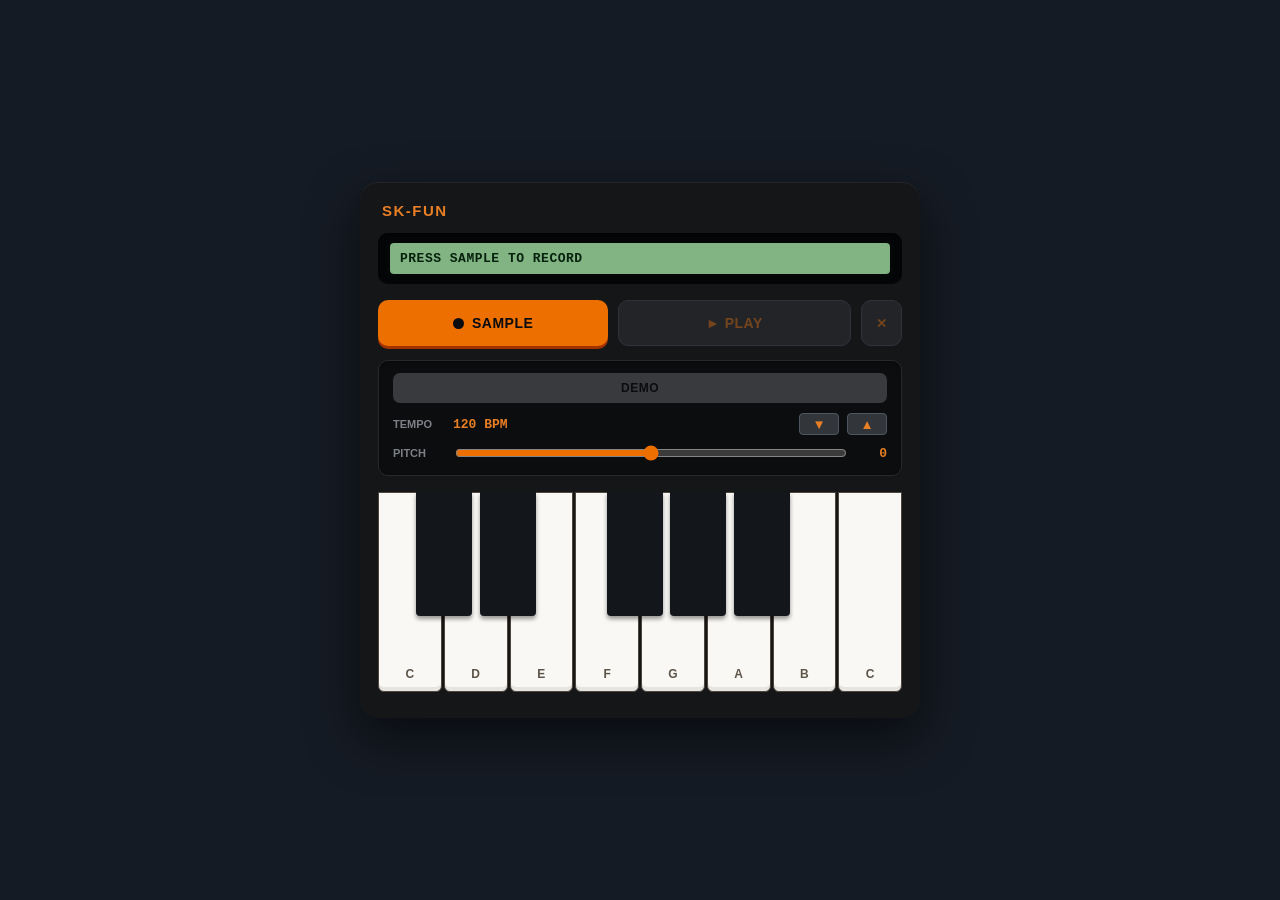
<file: site/index.html>
<!DOCTYPE html>
<html lang="en">
<head>
<meta charset="utf-8">
<meta name="viewport" content="width=device-width, initial-scale=1">
<meta name="theme-color" content="#1c1c22">
<meta name="description" content="SK-FUN - Casio SK-1 In your Browser. Give your kids the joy of burping into a microphone and pressing play.">
<link rel="icon" href="data:image/svg+xml,%3Csvg xmlns='http://www.w3.org/2000/svg' viewBox='0 0 32 32'%3E%3Crect width='32' height='32' rx='6' fill='%23161619'/%3E%3Crect x='5' y='18' width='22' height='9' rx='1.5' fill='%23f2f2f2'/%3E%3Crect x='8' y='11' width='4' height='11' fill='%23161619'/%3E%3Crect x='15' y='11' width='4' height='11' fill='%23161619'/%3E%3Ccircle cx='24' cy='8' r='4' fill='%23d97a3e'/%3E%3C/svg%3E">
<title>SK-FUN - Casio SK-1 In your Browser.</title>
<link rel="stylesheet" href="style.css">
</head>
<body>

<div class="stage">
  <div class="device-card">
    <div class="app">

      <!-- Full control panel: shown on desktop and mobile portrait -->
      <div class="panel gc-panel">
        <div class="panel-title">
          <div class="brand">SK-FUN</div>
        </div>

        <div class="lcd-outer">
          <div class="lcd" data-role="lcd">PRESS SAMPLE TO RECORD</div>
        </div>

        <div class="transport">
          <button class="btn btn-orange" data-role="sample-btn" type="button">
            <span class="rec-dot" data-role="rec-dot"></span>
            <span data-role="sample-label">SAMPLE</span>
          </button>
          <button class="btn btn-gray" data-role="play-btn" type="button" disabled>&#9658; PLAY</button>
          <button class="btn btn-gray btn-clear" id="clearBtn" type="button" disabled aria-label="Clear sample">&#10005;</button>
        </div>

        <div class="demo-box">
          <div class="demo-head">
            <button class="btn btn-demo" data-role="demo-btn" type="button" disabled>DEMO</button>
          </div>
          <div class="demo-row">
            <span class="demo-row-label">TEMPO</span>
            <span class="demo-row-value" id="tempoValue">120 BPM</span>
            <button class="mini-btn" id="tempoDown" type="button" aria-label="Decrease tempo">&#9660;</button>
            <button class="mini-btn" id="tempoUp" type="button" aria-label="Increase tempo">&#9650;</button>
          </div>
          <div class="demo-row">
            <span class="demo-row-label">PITCH</span>
            <input type="range" min="-12" max="12" value="0" step="1" id="pitchSlider" class="pitch-slider" aria-label="Demo pitch offset">
            <span class="demo-row-value pitch-value" id="pitchValue">+0</span>
          </div>
        </div>
      </div>

      <!-- Rotate hint: mobile portrait only -->
      <div class="rotate-hint gc-hint">
        <span class="rotate-icon">&#8635;</span> ROTATE PHONE FOR THE KEYBOARD
      </div>

      <!-- Compact transport strip: mobile landscape only -->
      <div class="strip gc-strip">
        <div class="strip-brand">SK-FUN</div>
        <div class="strip-lcd-outer">
          <div class="strip-lcd lcd" data-role="lcd">PRESS SAMPLE TO RECORD</div>
        </div>
        <button class="btn btn-orange btn-sm" data-role="sample-btn" type="button">
          <span class="rec-dot" data-role="rec-dot"></span>
          <span data-role="sample-label">SAMPLE</span>
        </button>
        <button class="btn btn-gray btn-sm" data-role="play-btn" type="button" disabled>&#9658; PLAY</button>
        <button class="btn btn-demo btn-sm" data-role="demo-btn" type="button" disabled>DEMO</button>
      </div>

      <!-- Keyboard: shown on desktop and mobile landscape -->
      <div class="keyboard gc-keyboard">
        <div class="white-keys"></div>
        <div class="black-keys"></div>
      </div>

    </div>
  </div>
</div>

<script src="app.js"></script>
</body>
</html>
</file>
<file: site/style.css>
:root {
  --bg: oklch(0.22 0.02 260);
  --panel: oklch(0.2 0.005 260);
  --panel-inner: oklch(0.16 0.005 260);
  --panel-inner-border: oklch(0.28 0.01 260);

  --lcd-outer: oklch(0.12 0.005 260);
  --lcd-inner: oklch(0.72 0.09 145);
  --lcd-text: oklch(0.22 0.05 150);

  --orange: oklch(0.7 0.16 55);
  --orange-strong: oklch(0.68 0.18 50);
  --orange-shadow: oklch(0.48 0.16 45);

  --btn-gray: oklch(0.33 0.01 260);
  --btn-gray-border: oklch(0.45 0.02 260);
  --btn-gray-shadow: oklch(0.2 0.01 260);

  --demo-active: oklch(0.5 0.19 25);
  --demo-inactive: oklch(0.55 0.01 260);

  --key-white: oklch(0.98 0.005 85);
  --key-white-active: oklch(0.75 0.1 85);
  --key-black: oklch(0.2 0.01 260);
  --key-black-active: oklch(0.4 0.05 85);
  --key-border: oklch(0.4 0.02 70);
  --key-label: oklch(0.45 0.02 70);

  --text-dim: oklch(0.65 0.01 260);
  --text-dim2: oklch(0.6 0.01 260);
  --ink: oklch(0.15 0.01 260);
}

* { box-sizing: border-box; }

@keyframes recPulse { 0%, 100% { opacity: 1; } 50% { opacity: .35; } }
@keyframes lcdBlink { 0%, 100% { opacity: 1; } 50% { opacity: .5; } }

html, body {
  margin: 0;
  height: 100%;
  background: var(--bg);
  font-family: 'Helvetica Neue', Helvetica, Arial, sans-serif;
  overscroll-behavior: none;
}

button {
  font-family: inherit;
  cursor: pointer;
}
button:disabled {
  cursor: default;
  opacity: 0.45;
}

.stage {
  min-height: 100vh;
  display: flex;
  align-items: center;
  justify-content: center;
  padding: 24px 12px;
}

.device-card {
  width: 100%;
  max-width: 460px;
  background: var(--panel);
  border-radius: 18px;
  padding: 20px 18px 26px;
  box-shadow: 0 20px 50px rgba(0, 0, 0, 0.55), inset 0 1px 0 rgba(255, 255, 255, 0.06);
}

@media (min-width: 821px) {
  .device-card { max-width: 560px; }
}

.app {
  display: grid;
  grid-template-areas: "panel" "keyboard";
  gap: 16px;
}

.gc-strip, .gc-hint { display: none; }

/* ---------- Control panel ---------- */

.panel { grid-area: panel; }

.panel-title {
  display: flex;
  align-items: baseline;
  justify-content: space-between;
  margin-bottom: 14px;
  padding: 0 4px;
}
.brand {
  font-weight: 800;
  font-size: 15px;
  letter-spacing: 1.5px;
  color: var(--orange);
}

.lcd-outer {
  background: var(--lcd-outer);
  border-radius: 10px;
  padding: 10px 12px;
  margin-bottom: 16px;
  box-shadow: inset 0 2px 6px rgba(0, 0, 0, 0.6);
}
.lcd {
  background: var(--lcd-inner);
  border-radius: 4px;
  padding: 8px 10px;
  font-family: 'Courier New', monospace;
  font-weight: 700;
  font-size: 13px;
  color: var(--lcd-text);
  letter-spacing: 0.5px;
  min-height: 18px;
}
.lcd.blink { animation: lcdBlink 0.6s infinite; }

.transport {
  display: flex;
  gap: 10px;
  margin-bottom: 14px;
}

.btn {
  border: none;
  border-radius: 10px;
  padding: 14px 10px;
  font-weight: 700;
  font-size: 14px;
  letter-spacing: 0.5px;
}
.btn:active:not(:disabled) { transform: translateY(2px); }

.btn-orange {
  flex: 1;
  display: flex;
  align-items: center;
  justify-content: center;
  gap: 8px;
  background: var(--orange-strong);
  color: var(--ink);
  box-shadow: 0 3px 0 var(--orange-shadow);
}
.btn-orange:active { box-shadow: 0 1px 0 var(--orange-shadow); }

.btn-gray {
  flex: 1;
  background: var(--btn-gray);
  color: var(--orange);
  border: 1px solid var(--btn-gray-border);
  box-shadow: 0 3px 0 var(--btn-gray-shadow);
}
.btn-gray:active:not(:disabled) { box-shadow: 0 1px 0 var(--btn-gray-shadow); }

.btn-clear {
  flex: 0 0 auto;
  padding: 14px 14px;
  font-size: 13px;
}

.rec-dot {
  width: 11px;
  height: 11px;
  border-radius: 50%;
  background: var(--ink);
  display: inline-block;
}
.rec-dot.pulse { animation: recPulse 0.8s infinite; }

.demo-box {
  background: var(--panel-inner);
  border-radius: 10px;
  padding: 12px 14px;
  box-shadow: inset 0 1px 3px rgba(0, 0, 0, 0.4);
  border: 1px solid var(--panel-inner-border);
}
.demo-head {
  margin-bottom: 10px;
}
.demo-head .btn-demo {
  width: 100%;
}
.btn-demo {
  background: var(--demo-inactive);
  color: var(--ink);
  border-radius: 7px;
  padding: 8px 16px;
  font-weight: 700;
  font-size: 12px;
  letter-spacing: 0.5px;
  border: none;
}
.btn-demo.active { background: var(--demo-active); }

.demo-row {
  display: flex;
  align-items: center;
  gap: 8px;
  font-size: 11px;
  color: var(--text-dim2);
  font-weight: 600;
}
.demo-row + .demo-row { margin-top: 8px; }
.demo-row-label { width: 52px; flex: 0 0 auto; }
.demo-row-value {
  flex: 1;
  font-family: 'Courier New', monospace;
  color: var(--orange);
  font-size: 13px;
}
.pitch-value {
  flex: 0 0 auto;
  width: 30px;
  text-align: right;
}

.mini-btn {
  width: 40px;
  height: 22px;
  background: var(--btn-gray);
  color: var(--orange);
  border: 1px solid var(--btn-gray-border);
  border-radius: 4px;
  font-weight: 700;
  display: flex;
  align-items: center;
  justify-content: center;
  padding: 0;
}

.pitch-slider {
  flex: 1;
  accent-color: var(--orange-strong);
}

/* ---------- Rotate hint ---------- */

.rotate-hint {
  grid-area: hint;
  align-items: center;
  justify-content: center;
  gap: 8px;
  margin-top: 4px;
  font-size: 11px;
  color: var(--text-dim2);
  letter-spacing: 0.5px;
}
.rotate-icon { font-size: 16px; }

/* ---------- Compact strip (mobile landscape) ---------- */

.strip {
  grid-area: strip;
  align-items: center;
  gap: 10px;
  padding: 4px 2px;
}
.strip-brand {
  font-weight: 800;
  font-size: 12px;
  letter-spacing: 1px;
  color: var(--orange);
  white-space: nowrap;
}
.strip-lcd-outer {
  background: var(--lcd-outer);
  border-radius: 6px;
  padding: 6px 10px;
  flex: 1;
  box-shadow: inset 0 2px 4px rgba(0, 0, 0, 0.6);
}
.strip-lcd {
  padding: 4px 8px;
  font-size: 11px;
  min-height: 0;
}
.btn-sm {
  border-radius: 7px;
  padding: 8px 12px;
  font-size: 11px;
  white-space: nowrap;
  flex: 0 0 auto;
}
.btn-sm.btn-orange { flex: 0 0 auto; }

/* ---------- Keyboard ---------- */

.keyboard {
  grid-area: keyboard;
  position: relative;
  display: flex;
  flex-direction: column;
  user-select: none;
  -webkit-user-select: none;
  height: 200px;
}
.white-keys {
  display: flex;
  flex: 1;
  gap: 2px;
}
.key {
  cursor: pointer;
  touch-action: manipulation;
}
.key-white {
  flex: 1;
  background: var(--key-white);
  border-radius: 0 0 6px 6px;
  border: 1px solid var(--key-border);
  box-shadow: inset 0 -4px 0 rgba(0, 0, 0, 0.08);
  display: flex;
  align-items: flex-end;
  justify-content: center;
  padding-bottom: 10px;
  font-size: 12px;
  font-weight: 700;
  color: var(--key-label);
}
.key-white.active { background: var(--key-white-active); }

.black-keys {
  position: absolute;
  top: 0;
  left: 8px;
  right: 8px;
  height: 62%;
  pointer-events: none;
}
.key-black {
  position: absolute;
  top: 0;
  width: 11%;
  height: 100%;
  background: var(--key-black);
  border-radius: 0 0 4px 4px;
  box-shadow: 0 3px 4px rgba(0, 0, 0, 0.4);
  pointer-events: auto;
}
.key-black.active { background: var(--key-black-active); }

/* ---------- Breakpoints: phone portrait/landscape swap ---------- */

@media (max-width: 600px) and (orientation: portrait) {
  .app { grid-template-areas: "panel" "hint"; }
  .gc-keyboard, .gc-strip { display: none; }
  .gc-hint { display: flex; }
}

@media (max-height: 500px) and (orientation: landscape) {
  .stage { padding: 0; }
  .device-card {
    max-width: none;
    width: 100%;
    min-height: 100vh;
    border-radius: 0;
    padding: 8px;
  }
  .app {
    grid-template-areas: "strip" "keyboard";
    height: 100vh;
    gap: 8px;
  }
  .gc-panel, .gc-hint { display: none; }
  .gc-strip { display: flex; }
  .gc-keyboard { height: auto; flex: 1; }
}
</file>
